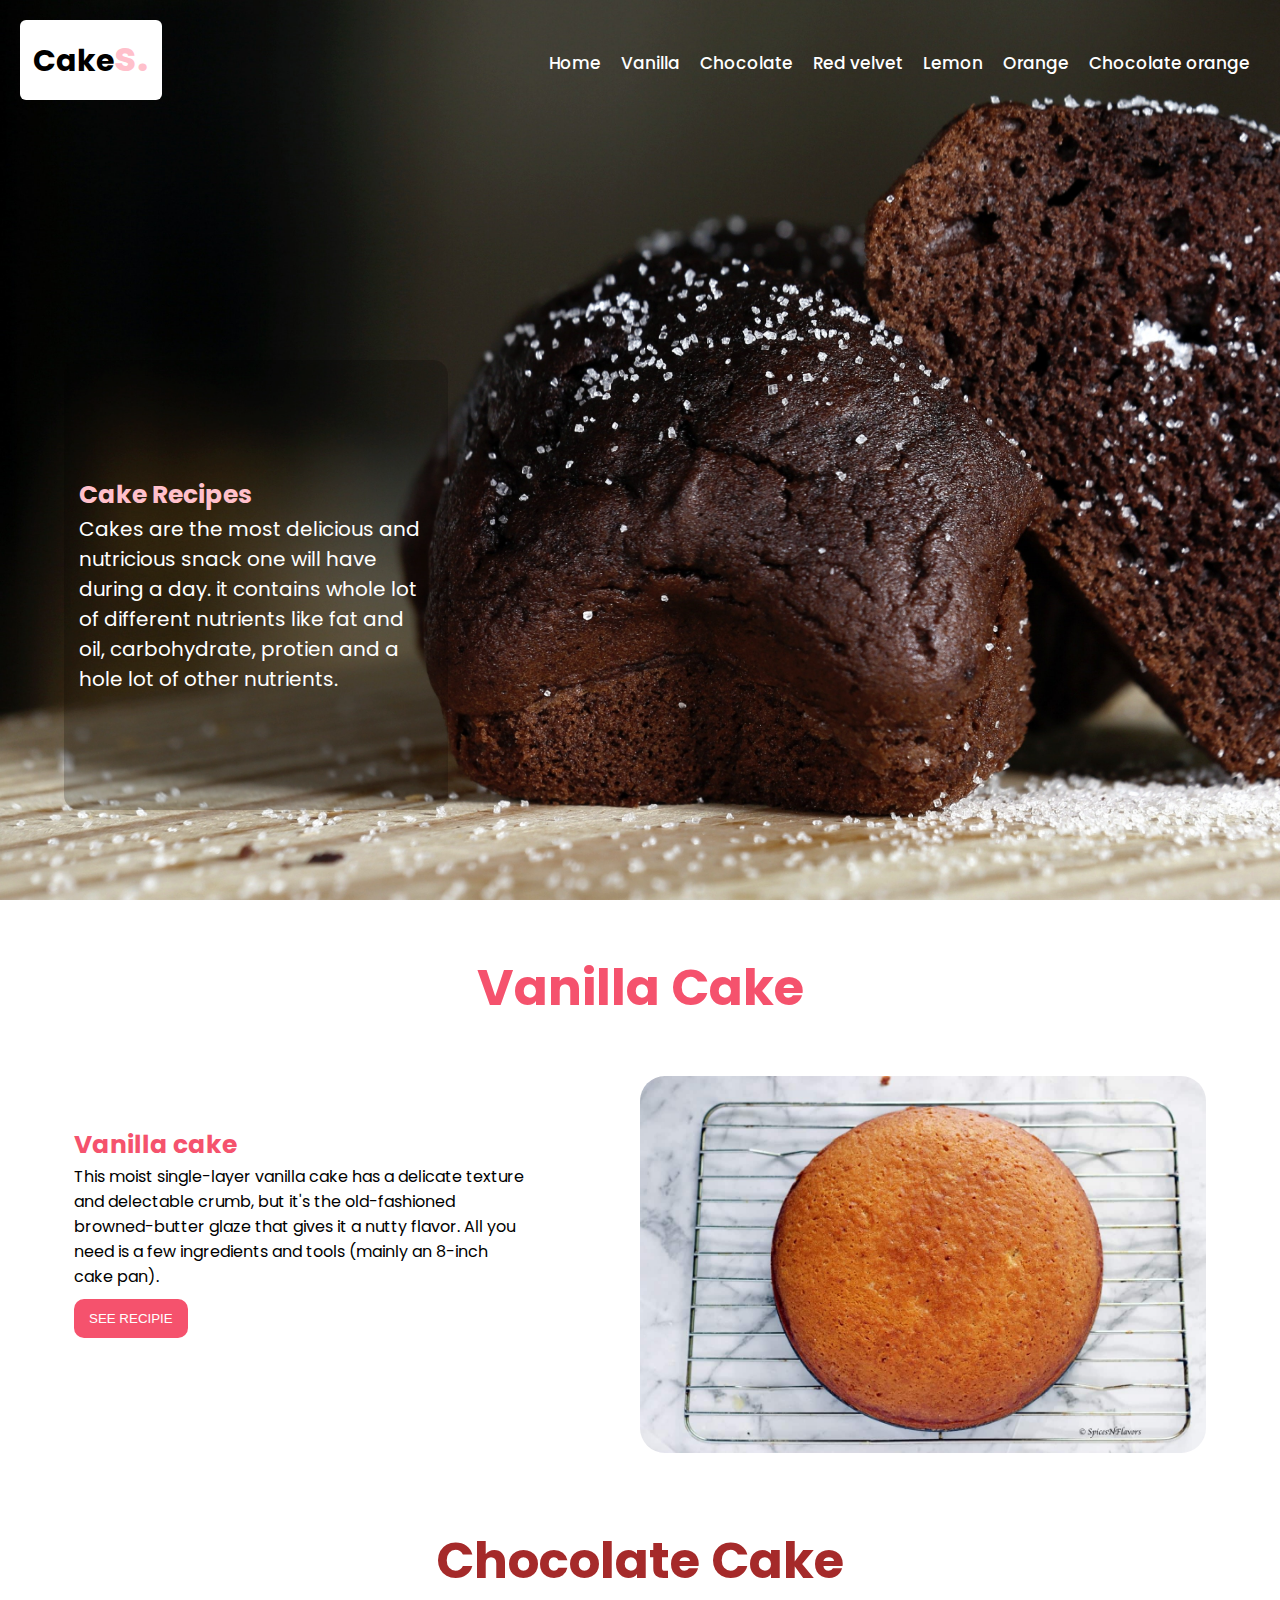
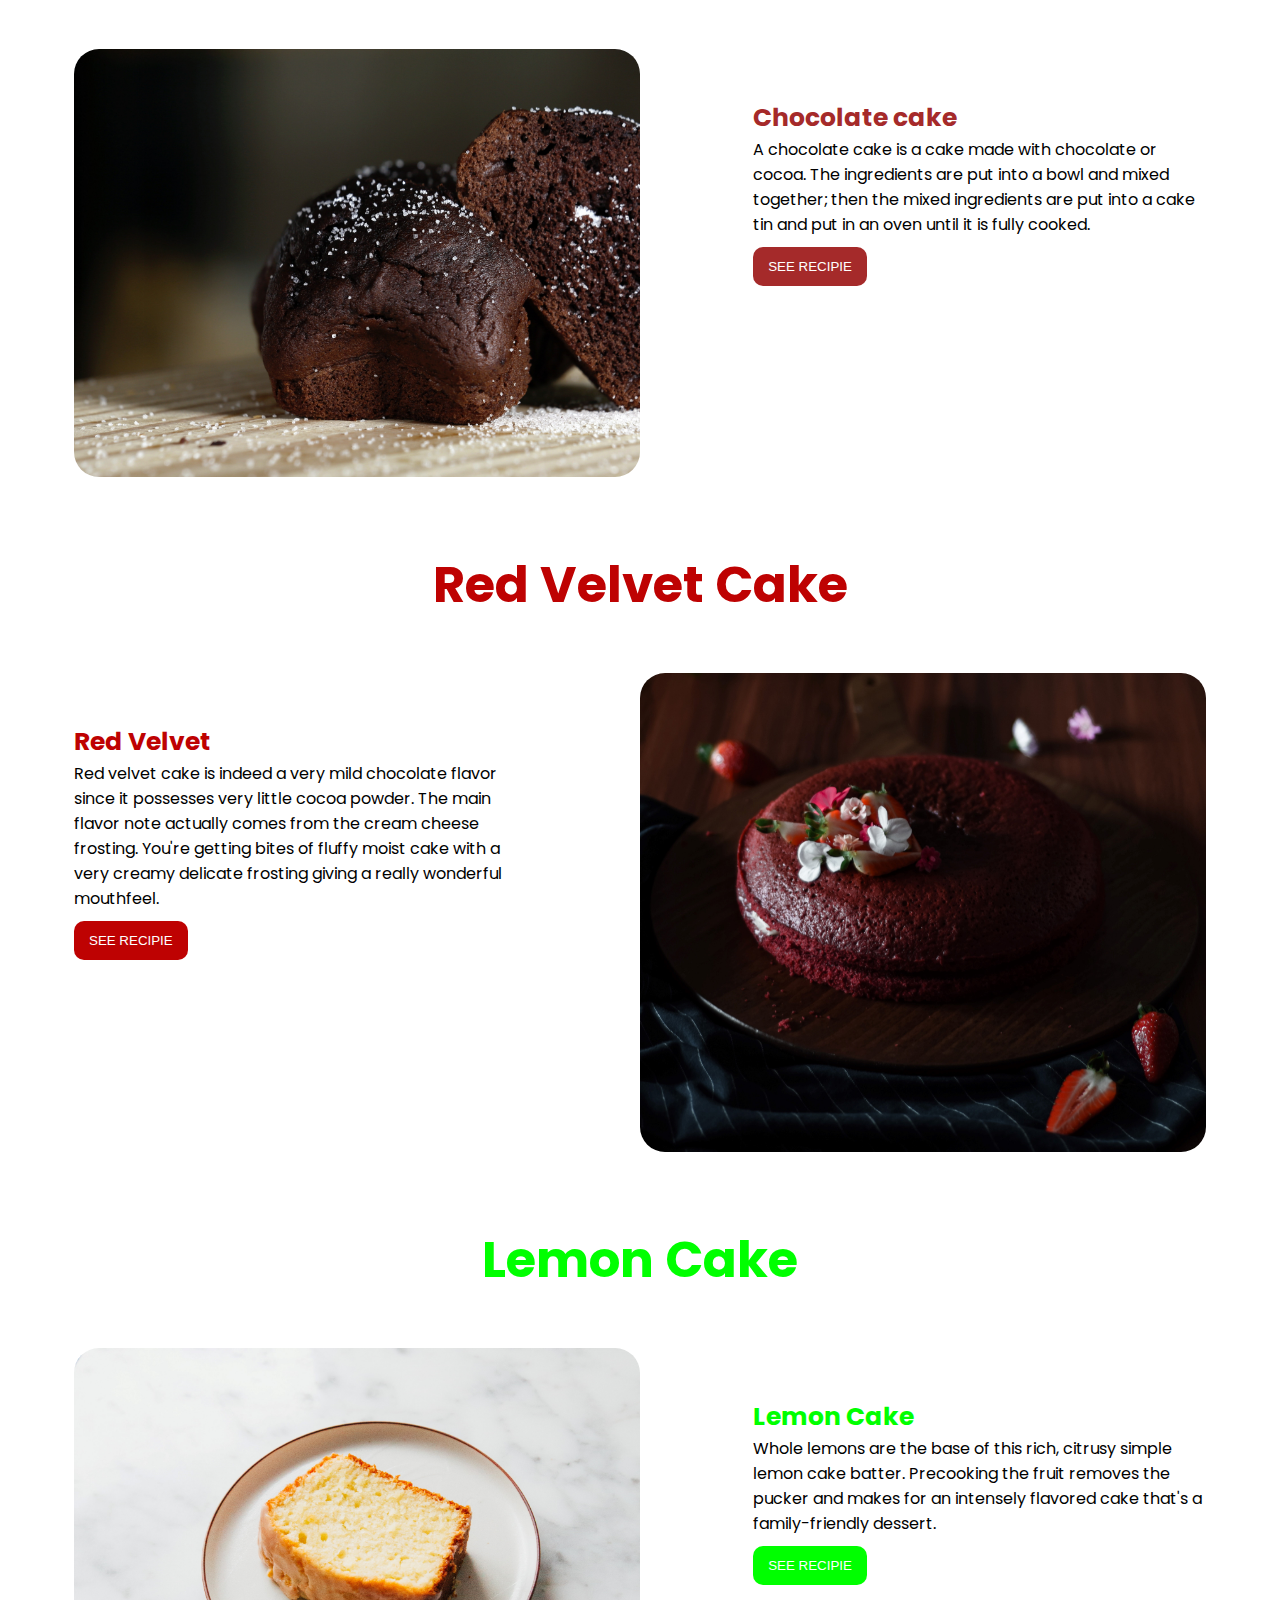
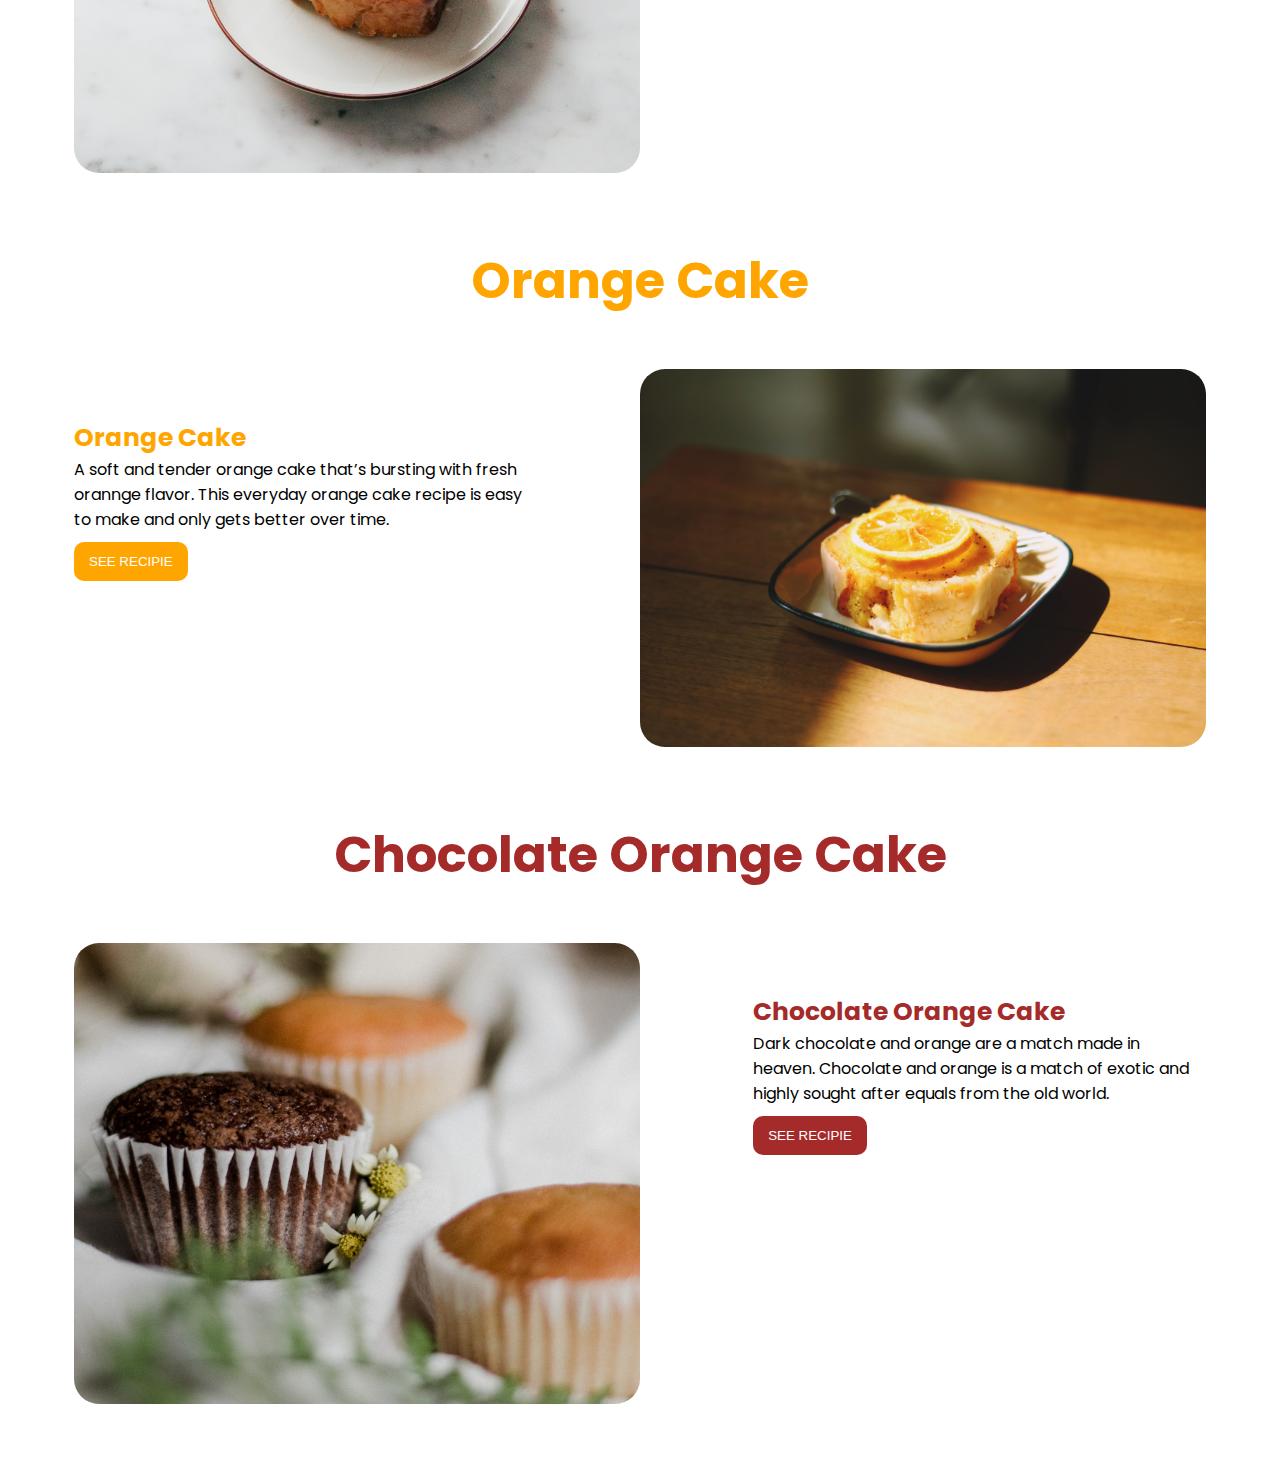
<file: index.html>
<!DOCTYPE html>
<html lang="en">
<head>
    <meta charset="UTF-8">
    <meta http-equiv="X-UA-Compatible" content="IE=edge">
    <meta name="viewport" content="width=device-width, initial-scale=1.0">
    <title>home page</title>
    <link rel="stylesheet" href="style.css">
</head>
<body>

    <header class="mainpage-header">
        <h1>Cake<span>s.</span></h1>
        <nav>    
            <ul>
                <li><a href="index.html">Home</a></li>
                <li><a href="vanilla.html">Vanilla </a></li>
                <li><a href="chocolate.html">Chocolate </a></li>
                <li><a href="redvelvet.html">Red velvet</a></li>
                <li><a href="lemon.html">Lemon </a></li>
                <li><a href="orange.html">Orange </a></li>   
                <li><a href="chocolateorange.html">Chocolate orange </a></li>     
            </ul>
        </nav>
    </header>

    <div class="margin">

        <div class="black">
            <h1>Cake Recipes</h1>
            <p>  
                Cakes are the most delicious and nutricious snack one will have during a 
                day. it contains whole lot of different nutrients like fat and oil, carbohydrate, protien and a hole lot of other nutrients.
            </p>
        </div>

        <section>
            <div class="big-container"> 
                <div class="vanilla head">
                    <h1>Vanilla Cake</h1>
                </div>
                
                <div class="medium-container">
                    <div class="small-container1">
                        <h3 class="vanilla">Vanilla cake</h3>
                        <p>  
                            This moist single-layer vanilla cake has a delicate texture and delectable crumb,
                            but it's the old-fashioned browned-butter glaze that gives it a nutty flavor.
                            All you need is a few ingredients and tools (mainly an 8-inch cake pan). 
                        </p>  
                        <a href="vanilla.html"><button class="vanilla-btn">SEE RECIPIE</button></a>
                    </div>
                    <img src="./images/vanilla.jpg" alt="" width="50%">
                </div>
            </div>

            <div>
                <div class="chocolate head">
                    <h1>Chocolate Cake</h1>
                </div>
                
                <div class="medium-container">
                    <img src="./images/chocolate cake.jpg" alt="" width="50%" height="40%">

                    <div class="small-container2">
                        <h3 class="chocolate">Chocolate cake</h3>
                        <p>
                            A chocolate cake is a cake made with chocolate or cocoa. The ingredients are put into a bowl and
                            mixed together; then the mixed ingredients are put into a cake tin and put in an oven until it 
                            is fully cooked.                        
                        </p>
                        <a href="chocolate.html"><button class="chocolate-btn">SEE RECIPIE</button></a>
                    </div>
                </div>
            </div>

            <div>
                <div class="red head">
                    <h1>Red Velvet Cake</h1>
                </div>
                
                <div class="medium-container">

                    <div class="small-container1">
                        <h3 class="red">Red Velvet</h3>
                        <p>
                            Red velvet cake is indeed a very mild chocolate flavor since it possesses
                            very little cocoa powder. The main flavor note actually comes from the cream 
                            cheese frosting. You're getting bites of fluffy moist cake with a very creamy
                             delicate frosting giving a really wonderful mouthfeel.
                        </p>
                        <a href="redvelvet.html"><button class="red-btn">SEE RECIPIE</button></a>
                    </div>

                    <img src="./images/redvelvet cake.jpg" alt="" width="50%" height="40%">
                </div>
            </div>

            <div>
                <div class="lemon head"> 
                    <h1 >Lemon Cake</h1>
                </div>
                
                <div class="medium-container">
                    <img src="./images/lemon cake.jpg" alt="" width="50%" height="40%">

                    <div class="small-container2">
                        <h3 class="lemon">Lemon Cake</h3>
                        <p>
                            Whole lemons are the base of this rich, citrusy simple lemon cake batter.
                            Precooking the fruit removes the pucker and makes for an intensely flavored
                            cake that's a family-friendly dessert. 
                        </p>
                        <a href="lemon.html"><button class="lemon-btn">SEE RECIPIE</button></a>
                    </div>
                </div>
            </div>

            <div>
                <div class="orange head"> 
                    <h1 >Orange Cake</h1>
                </div>
               
                <div class="medium-container" > 

                    <div class="small-container1"> 
                        <h3 class="orange">Orange Cake</h3>
                        <p>
                            A soft and tender orange cake that’s bursting with fresh orannge
                            flavor. This everyday orange cake recipe is easy to make and only
                            gets better over time.
                        </p>
                        <a href="orange.html"><button class="orange-btn">SEE RECIPIE</button></a>
                    </div>

                    <img src="./images/orange.jpg" alt="" width="50%" height="40% ">
                </div>
            </div>

            <div>
                <div class="chocolate head"> 
                    <h1>Chocolate Orange Cake</h1>
                </div>
                
                <div class="medium-container">
                    <img src="./images/choclateorange cake.jpg" alt="" width="50%" height="20%">

                    <div class="small-container2">
                        <h3 class="chocolate">Chocolate Orange Cake</h3>
                        <p>
                            Dark chocolate and orange are a match made in heaven.
                            Chocolate and orange is a match of exotic and highly 
                            sought after equals from the old world.
                        </p>
                        <a href="chocolateorange.html"><button class="chocolate-btn">SEE RECIPIE</button></a>
                    </div>
                </div>
            </div>

        </section>

    </div>
    

</body>
</html>
</file>
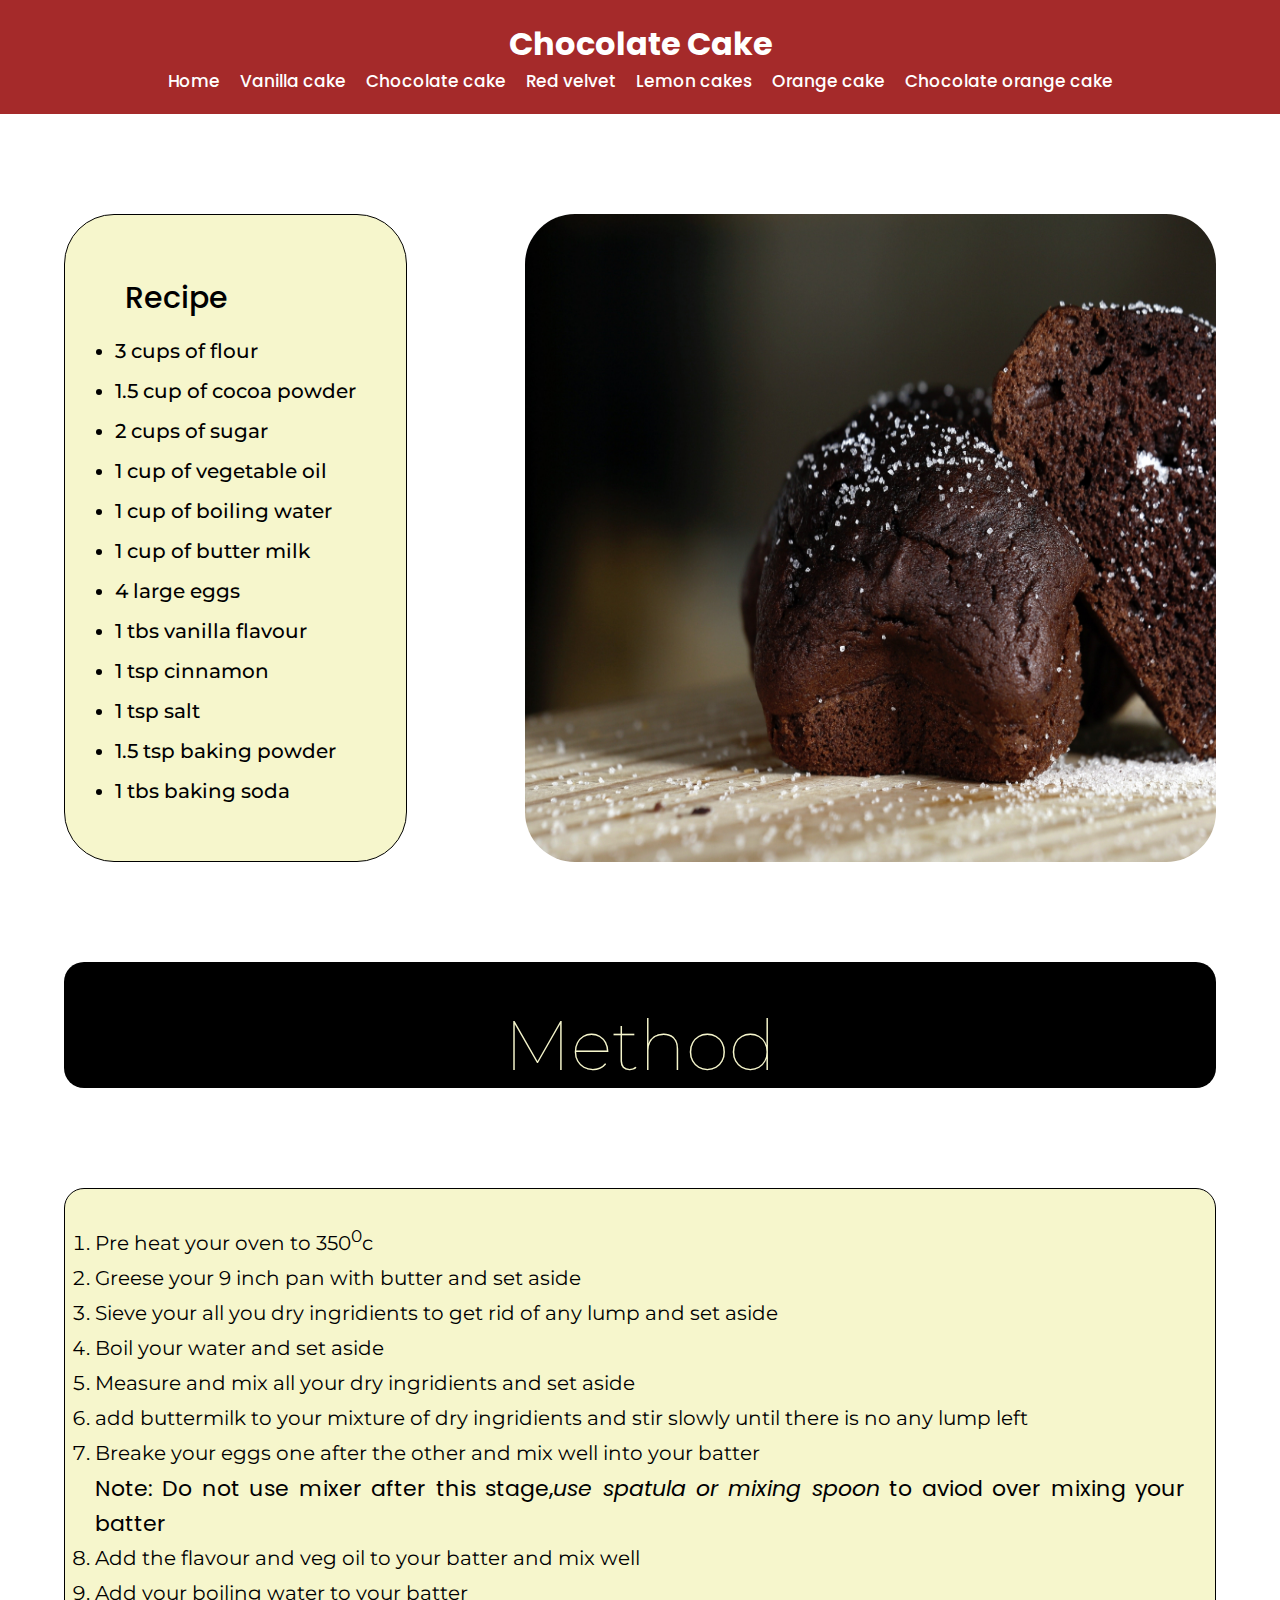
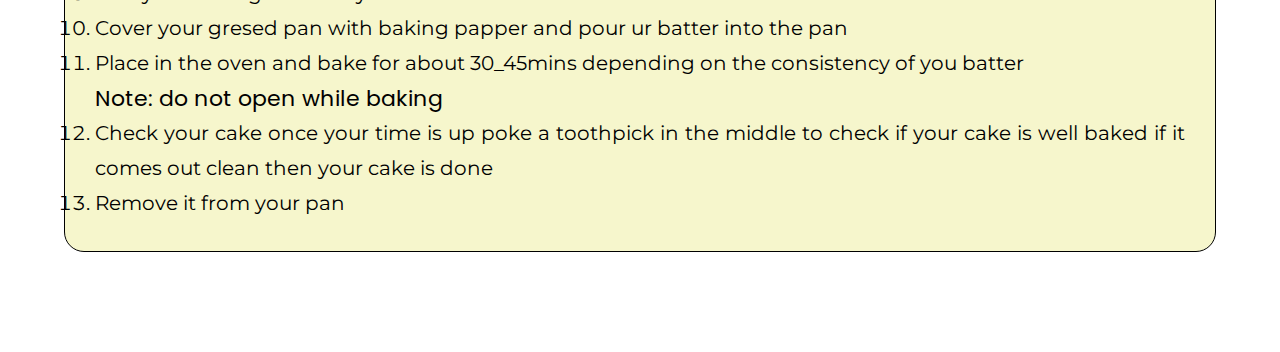
<file: chocolate.html>
<!DOCTYPE html>
<html lang="en">
<head>
    <meta charset="UTF-8">
    <meta http-equiv="X-UA-Compatible" content="IE=edge">
    <meta name="viewport" content="width=device-width, initial-scale=1.0">
    <title>chocolate cake</title>
    <link rel="stylesheet" href="style.css">
</head>
<body>
    <header class="chocolate-header otherpages-header">
        <div class="head">
            <h1>Chocolate Cake</h1>
        </div>
        <nav>
            <ul>
                <li><a href="index.html">Home</a></li>
                <li><a href="vanilla.html">Vanilla cake</a></li>
                <li><a href="chocolate.html">Chocolate cake</a></li>
                <li><a href="redvelvet.html">Red velvet</a></li>
                <li><a href="lemon.html">Lemon cakes</a></li>
                <li><a href="orange.html">Orange cake</a></li>   
                <li><a href="chocolateorange.html">Chocolate orange cake</a></li>     
            </ul> 
        </nav>
    </header>

    <section class="margin">
        
        <div class="recipeandimage-container">
            <div class="recipe chocolate-recipe">
                <h3>Recipe</h3>
                <ul>
                    <li>3 cups of flour</li>
                    <li>1.5 cup of cocoa powder</li>
                    <li>2 cups of sugar</li> 
                    <li>1 cup of vegetable oil</li>
                    <li>1 cup of boiling water</li>
                    <li>1 cup of butter milk</li>
                    <li>4 large eggs</li> 
                    <li>1 tbs vanilla flavour</li> 
                    <li>1 tsp cinnamon</li>
                    <li>1 tsp salt</li>
                    <li>1.5 tsp baking powder</li>
                    <li>1 tbs baking soda</li>
                </ul>
            </div>
            <img class="cake-img" src="./images/chocolate cake.jpg" alt="chocolate cake" width="60%">
        </div>
        
         <div>
                <h3 class="center">Method</h3>
         </div>
    

        <div class="method"> 
            

            
            <ol>
                <li>Pre heat your oven to 350<sup>0</sup>c</li>
                <li>Greese your 9 inch pan with butter and set aside</li>
                <li>Sieve your all you dry ingridients to get rid of any lump and set aside</li>
                <li>Boil your water and set aside</li>
                <li>Measure and mix all your dry ingridients and set aside </li>          
                <li>add buttermilk to your mixture of dry ingridients and stir slowly until there is no any lump left</li>
                <li>Breake your eggs one after the other and mix well into your batter</li>
                <p>Note: Do not use mixer after this stage,<em>use spatula or mixing spoon</em> to aviod over mixing your batter</p>
                <li>Add the flavour and veg oil to your batter and mix well</li>
                <li>Add your boiling water to your batter</li>
                <li>Cover your gresed pan with baking papper and pour ur batter into the pan</li>      
                <li>Place in the oven and bake for about 30_45mins depending on the consistency of you batter</li>
                <p>Note: do not open while baking</p>
                <li>Check your cake once your time is up poke a toothpick in the middle to check if your cake is well baked if it comes out clean then your cake is done</li>
                <li>Remove it from your pan</li>
            </ol>

            
        </div>
    </section>
</body>
</html>
</file>
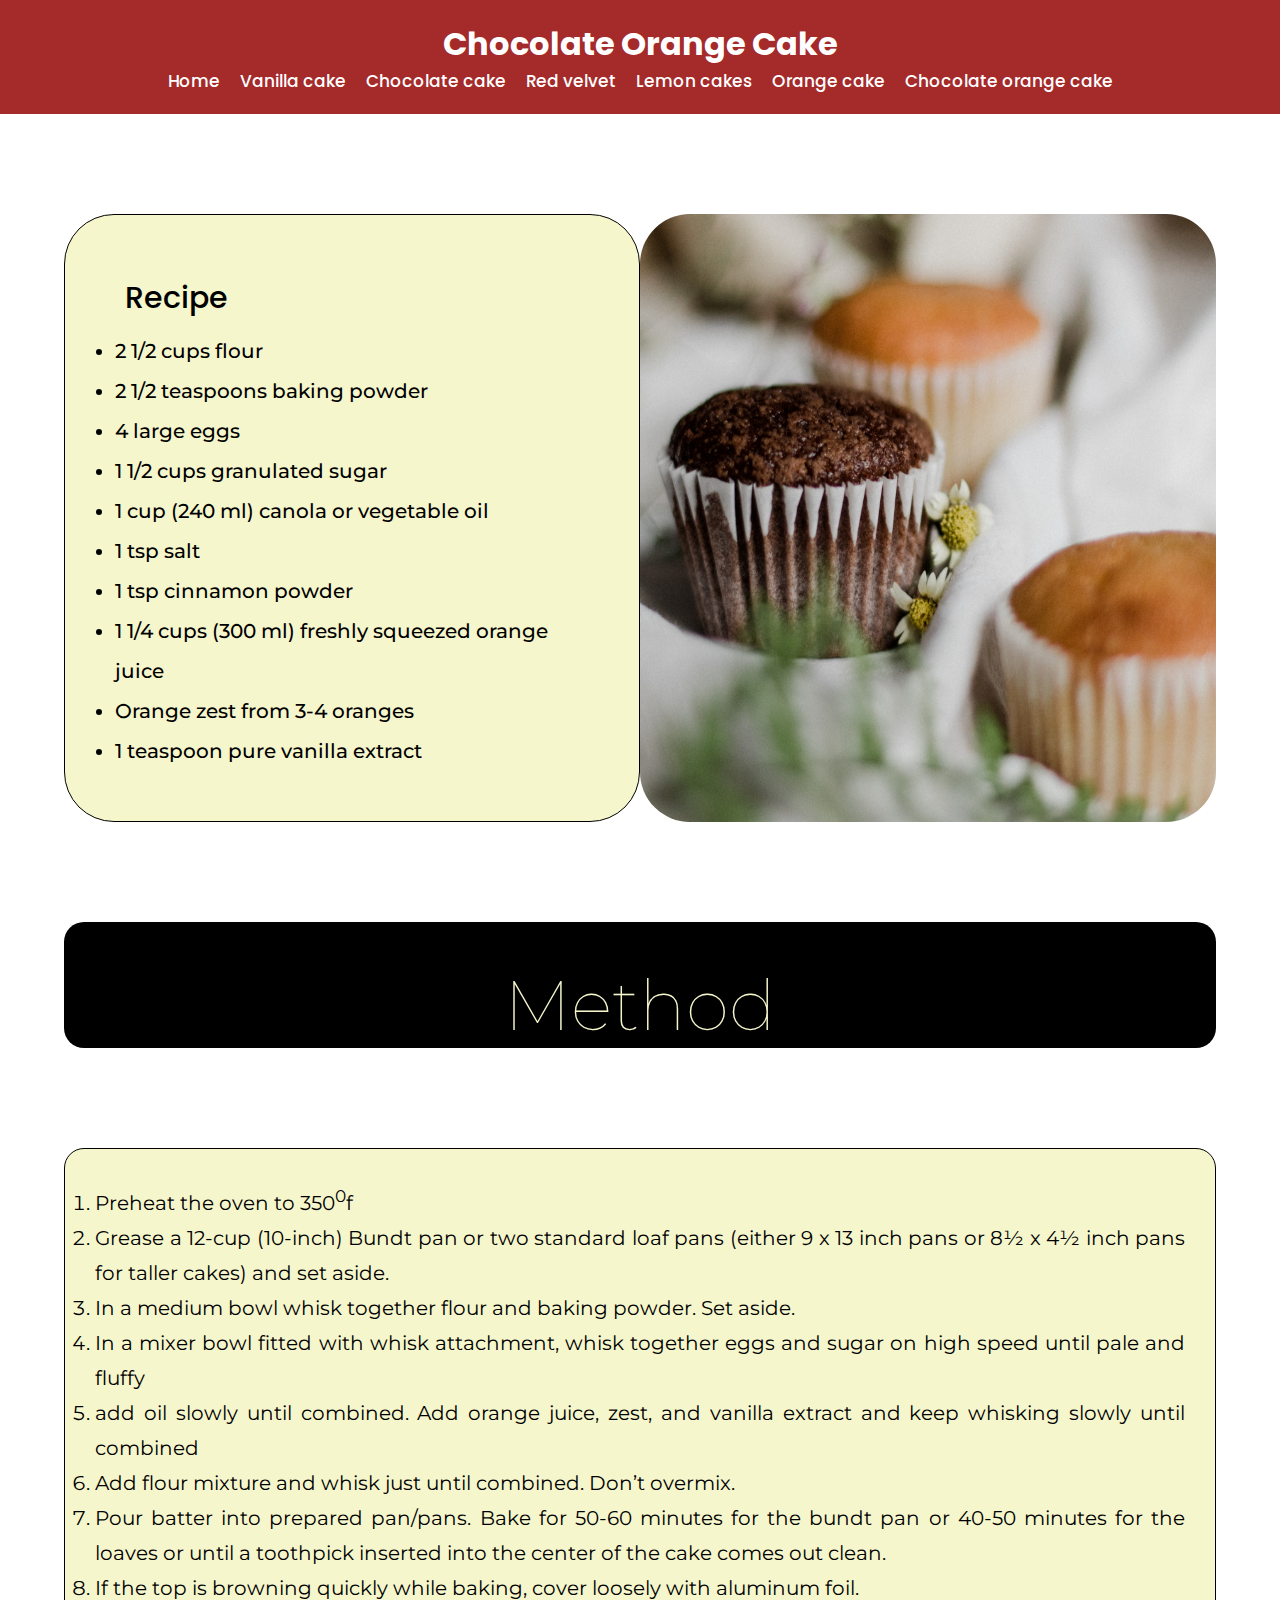
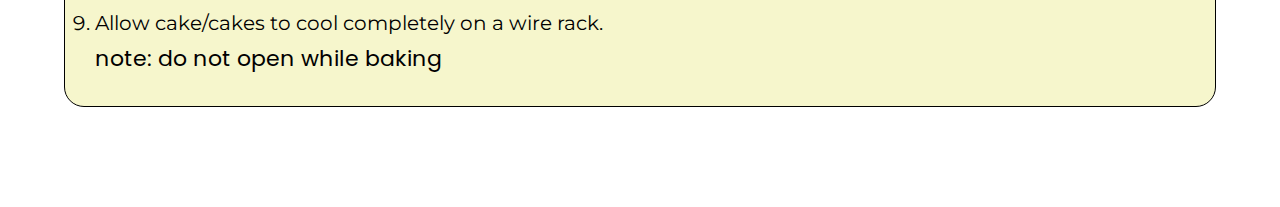
<file: chocolateorange.html>
<!DOCTYPE html>
<html lang="en">
<head>
    <meta charset="UTF-8">
    <meta http-equiv="X-UA-Compatible" content="IE=edge">
    <meta name="viewport" content="width=device-width, initial-scale=1.0">
    <title>Chocolat orange cake</title>
    <link rel="stylesheet" href="style.css">
</head>
<body>
    <header class="chocolate-header otherpages-header">
        <div class="head">
            <h1>Chocolate Orange Cake</h1>
        </div>  
        <nav>
            <ul>
                <li><a href="index.html">Home</a></li>
                <li><a href="vanilla.html">Vanilla cake</a></li>
                <li><a href="chocolate.html">Chocolate cake</a></li>
                <li><a href="redvelvet.html">Red velvet</a></li>
                <li><a href="lemon.html">Lemon cakes</a></li>
                <li><a href="orange.html">Orange cake</a></li>   
                <li><a href="chocolateorange.html">Chocolate orange cake</a></li>     
            </ul> 
        </nav>
    </header>

    <section class="margin">
        
        <div class="recipeandimage-container">
            <div class="recipe chocolate-recipe">
                
                <h3>Recipe</h3>
                
                <ul>
                    <li>2 1/2 cups flour</li>
                    <li>2 1/2 teaspoons baking powder</li>
                    <li>4 large eggs</li>
                    <li> 1 1/2 cups granulated sugar</li> 
                    <li> 1 cup (240 ml) canola or vegetable oil</li>
                    <li>1 tsp salt</li>
                    <li>1 tsp cinnamon powder</li>
                    <li> 1 1/4 cups (300 ml) freshly squeezed orange juice</li>
                    <li>Orange zest from 3-4 oranges</li>
                    <li>1 teaspoon pure vanilla extract</li>
                </ul>
            </div>
            <img class="cake-img" src="./images/choclateorange cake.jpg" alt="chocolate Orange cake" width="50%">
        </div>
        <div>
            <h3 class="center">Method</h3>
        </div>

        <div class="method"> 
            

            
            <ol>
                <li>Preheat the oven to 350<sup>0</sup>f</li>
                <li>Grease a 12-cup (10-inch) Bundt pan or two standard loaf pans (either 9 x 13 inch pans or 8½ x 4½ inch pans for taller cakes) and set aside.</li>
                <li>In a medium bowl whisk together flour and baking powder. Set aside.</li>
                <li>In a mixer bowl fitted with whisk attachment, whisk together eggs and sugar on high speed until pale and fluffy</li>
                <li>add oil slowly until combined. Add orange juice, zest, and vanilla extract and keep whisking slowly until combined</li>
                <li>Add flour mixture and whisk just until combined. Don’t overmix.</li>
                <li>Pour batter into prepared pan/pans. Bake for 50-60 minutes for the bundt pan or 40-50 minutes for the loaves or until a toothpick inserted into the center of the cake comes out clean.</li>
                <li>If the top is browning quickly while baking, cover loosely with aluminum foil. </li>
                <li>Allow cake/cakes to cool completely on a wire rack.</li>
                <p>note: do not open while baking</p>
            </ol>

        </div>
    </section>
</body>
</html>
</file>
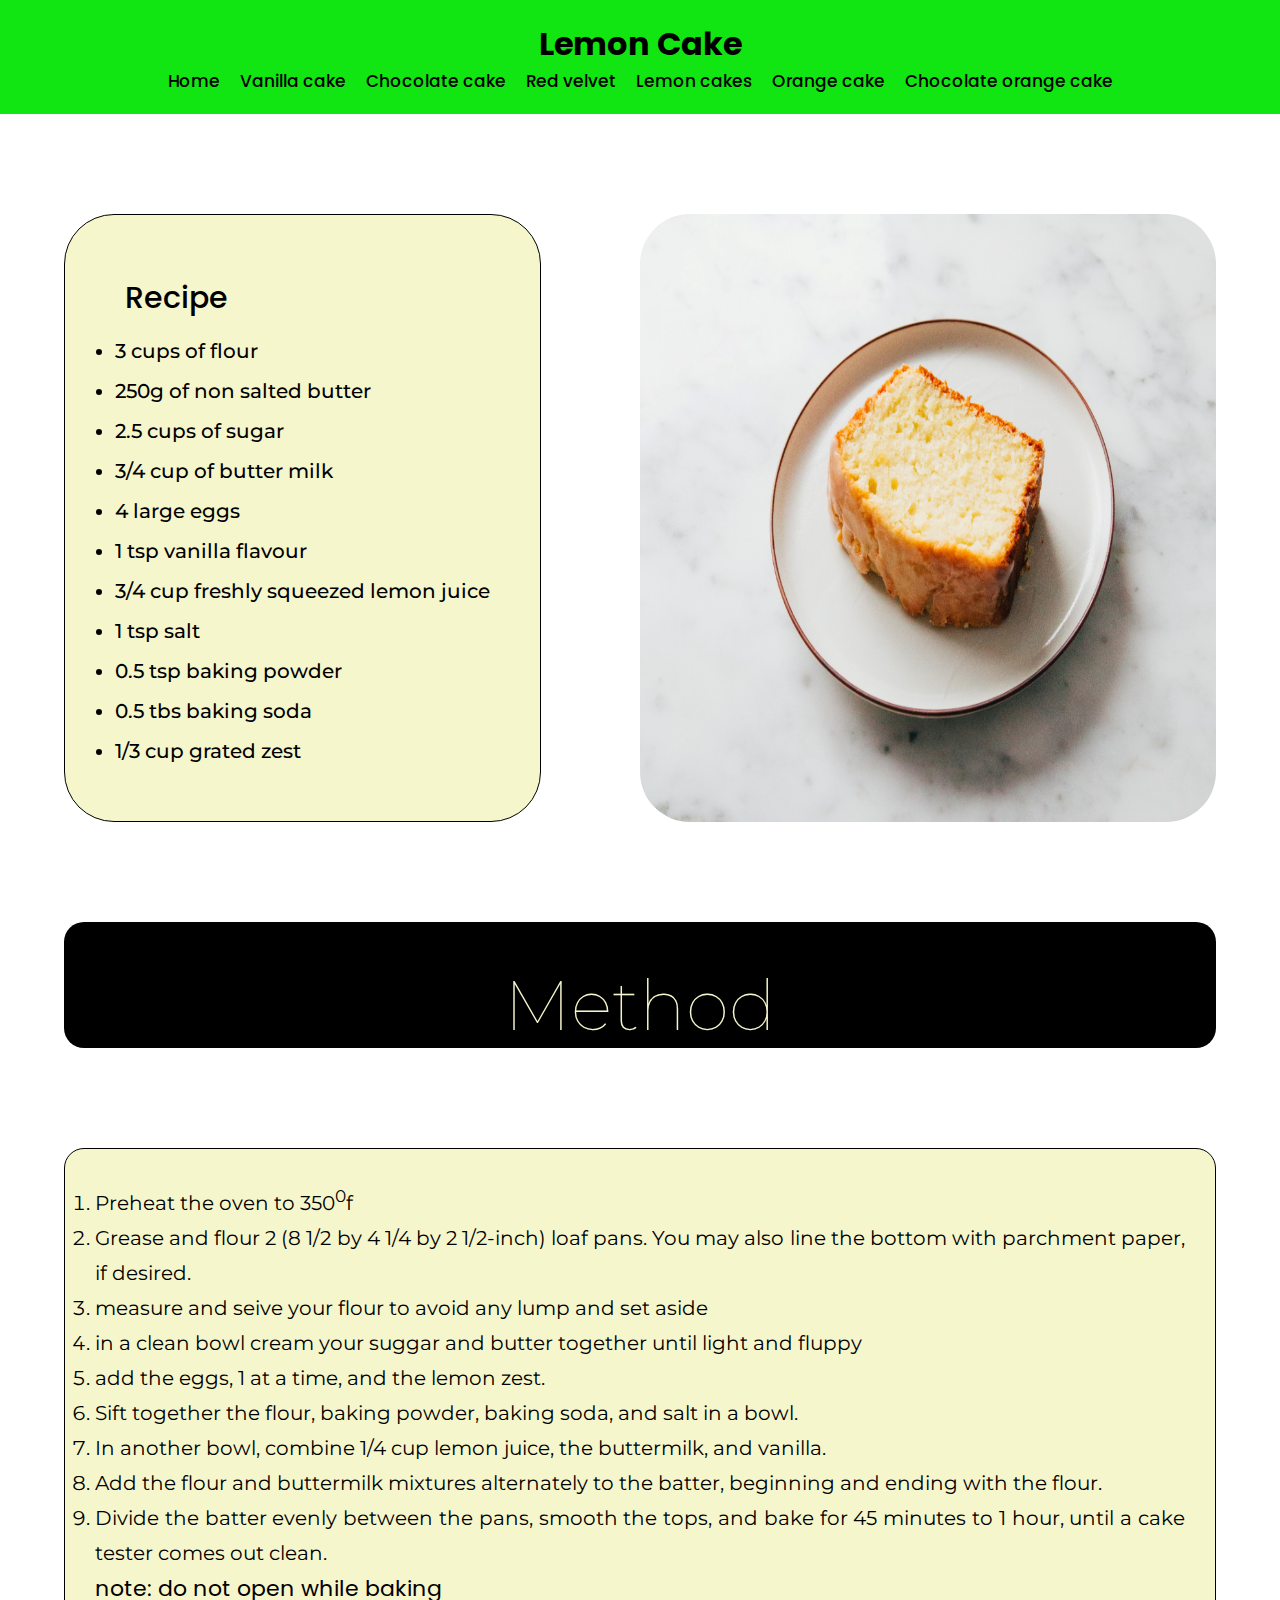
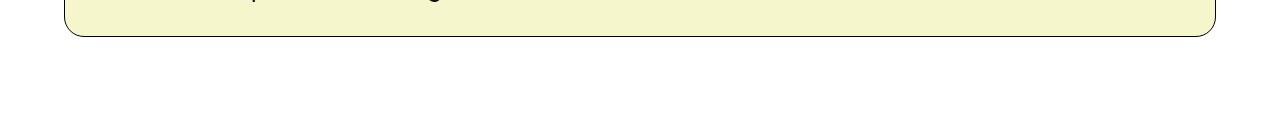
<file: lemon.html>
<!DOCTYPE html>
<html lang="en">
<head>
    <meta charset="UTF-8">
    <meta http-equiv="X-UA-Compatible" content="IE=edge">
    <meta name="viewport" content="width=device-width, initial-scale=1.0">
    <title>Lemon cake</title>
    <link rel="stylesheet" href="style.css">
</head>
<body>
    <header class="lemon-header otherpages-header">
        <div class="head">
            <h1> Lemon Cake</h1>
        </div>
        <nav>
            <ul>
                <li><a href="index.html">Home</a></li>
                <li><a href="vanilla.html">Vanilla cake</a></li>
                <li><a href="chocolate.html">Chocolate cake</a></li>
                <li><a href="redvelvet.html">Red velvet</a></li>
                <li><a href="lemon.html">Lemon cakes</a></li>
                <li><a href="orange.html">Orange cake</a></li>   
                <li><a href="chocolateorange.html">Chocolate orange cake</a></li>     
            </ul> 
        </nav>
    </header>

    <section class="margin">
        
        <div class="recipeandimage-container">
            <div class="recipe lemon-recipe">
                <h3>Recipe</h3>
                <ul>
                    <li>3 cups of flour</li>
                    <li>250g of  non salted butter</li>
                    <li>2.5 cups of sugar</li> 
                    <li>3/4 cup of butter milk</li>
                    <li>4 large eggs</li> 
                    <li>1 tsp vanilla flavour</li> 
                    <li>3/4 cup freshly squeezed lemon juice</li>
                    <li>1 tsp salt</li>
                    <li>0.5 tsp baking powder</li>
                    <li>0.5 tbs baking soda</li>
                    <li>1/3 cup grated zest</li>
                </ul>
            </div>
            <img class="cake-img" src="./images/lemon cake.jpg" alt="Lemon cake" width="50%">
        </div>
        <div>
            <h3 class="center">Method</h3>
        </div>


        <div class="method"> 

            
            <ol>
                <li>Preheat the oven to 350<sup>0</sup>f</li>
                <li>Grease and flour 2 (8 1/2 by 4 1/4 by 2 1/2-inch) loaf pans. You may also line the bottom with parchment paper, if desired. </li>
                <li>measure and seive your flour to avoid any lump and set aside</li>
                <li>in a clean bowl cream your suggar and butter together until light and fluppy </li>
                <li>add the eggs, 1 at a time, and the lemon zest.</li>
                <li>Sift together the flour, baking powder, baking soda, and salt in a bowl.</li>
                <li>In another bowl, combine 1/4 cup lemon juice, the buttermilk, and vanilla.</li>
                <li>Add the flour and buttermilk mixtures alternately to the batter, beginning and ending with the flour. </li>
                <li>Divide the batter evenly between the pans, smooth the tops, and bake for 45 minutes to 1 hour, until a cake tester comes out clean. </li>
                <p>note: do not open while baking</p>
            </ol>

        </div>
    </section>
</body>
</html>
</file>
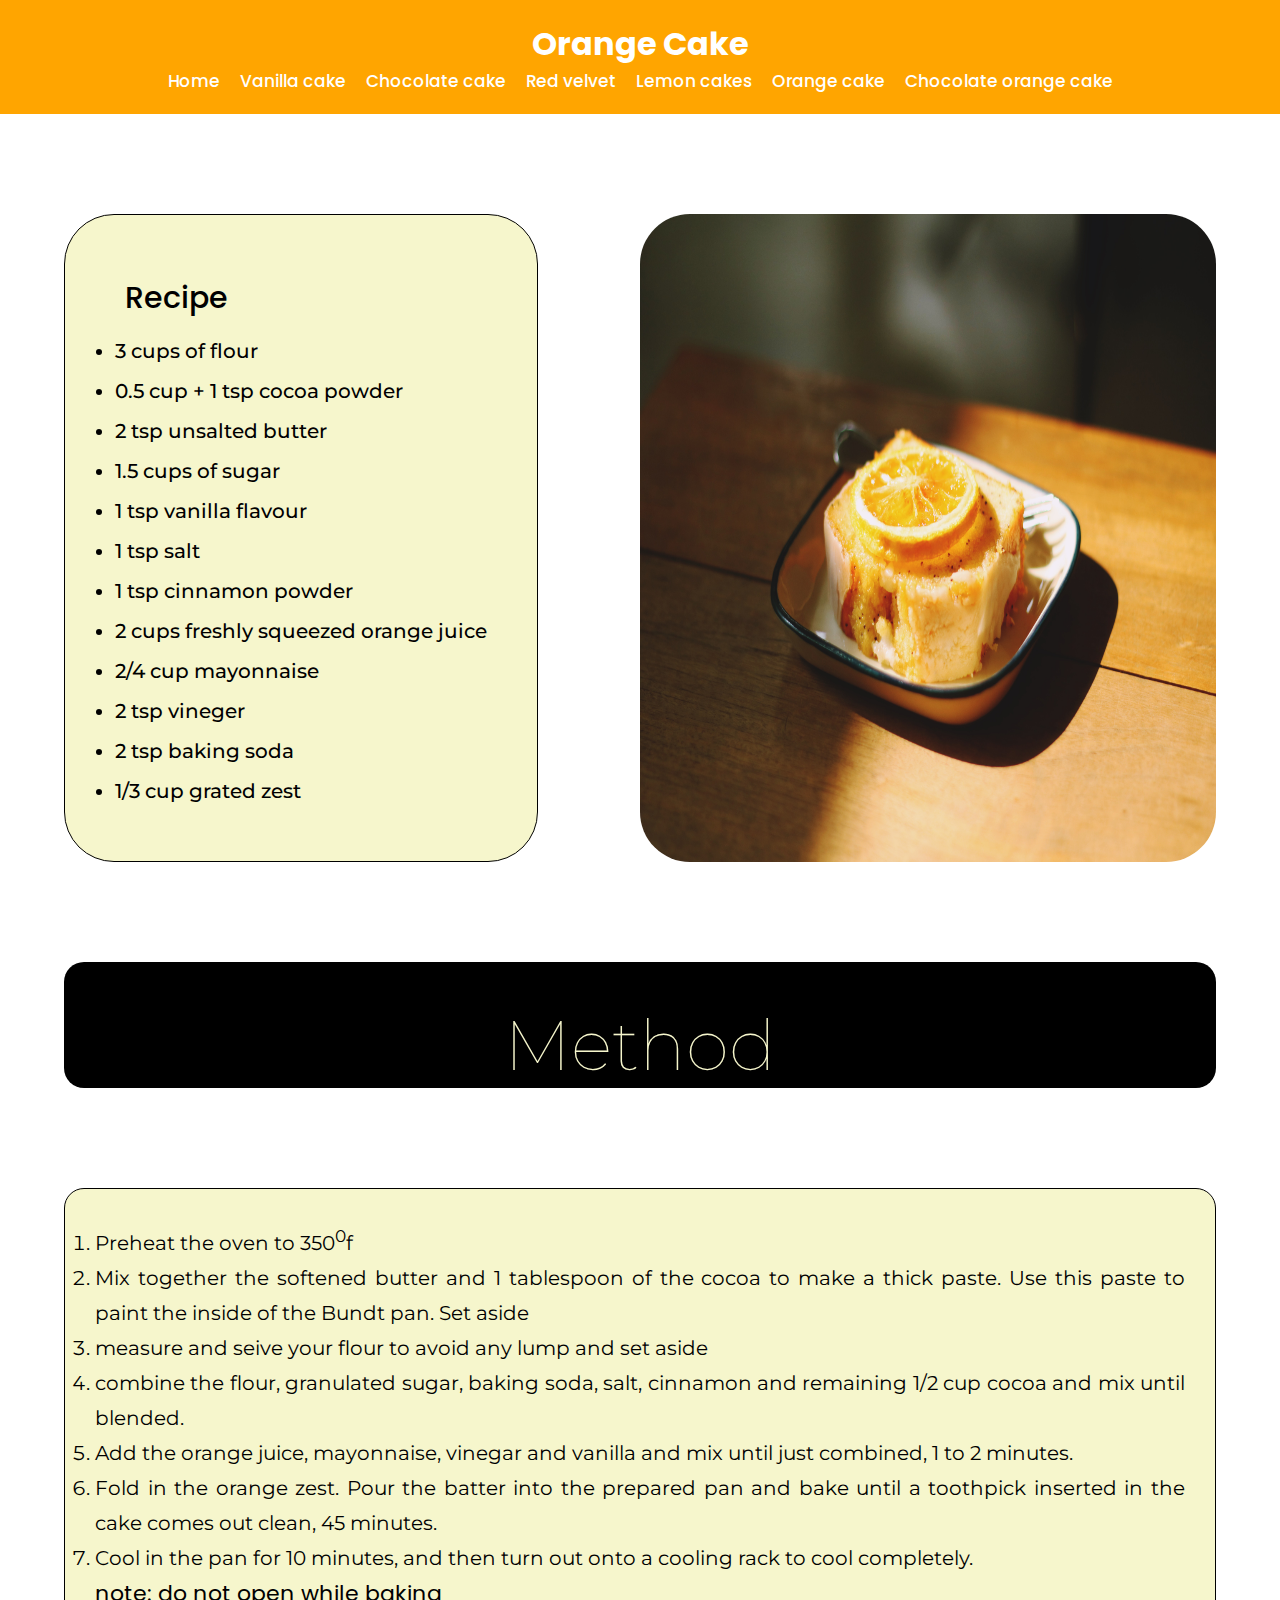
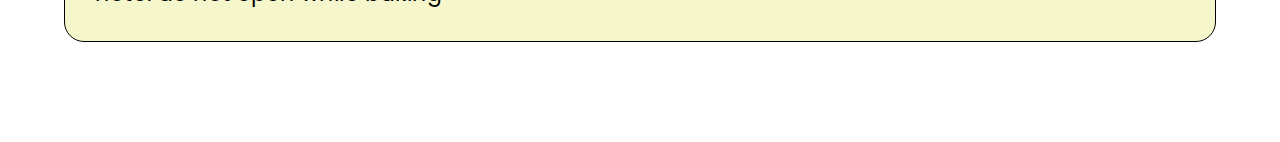
<file: orange.html>
<!DOCTYPE html>
<html lang="en">
<head>
    <meta charset="UTF-8">
    <meta http-equiv="X-UA-Compatible" content="IE=edge">
    <meta name="viewport" content="width=device-width, initial-scale=1.0">
    <title>orange cake</title>
    <link rel="stylesheet" href="style.css">
</head>
<body>
    <header class="orange-header otherpages-header">
        <div class="head">
            <h1> Orange Cake</h1>
        </div>
        <nav>
            <ul>
                <li><a href="index.html">Home</a></li>
                <li><a href="vanilla.html">Vanilla cake</a></li>
                <li><a href="chocolate.html">Chocolate cake</a></li>
                <li><a href="redvelvet.html">Red velvet</a></li>
                <li><a href="lemon.html">Lemon cakes</a></li>
                <li><a href="orange.html">Orange cake</a></li>   
                <li><a href="chocolateorange.html">Chocolate orange cake</a></li>     
            </ul> 
        </nav>
    </header>

    <section class="margin">
        
        <div class="recipeandimage-container">
            <div class="recipe orange-recipe">
                <h3>Recipe</h3>
                <ul>
                    <li>3 cups of flour</li>
                    <li>0.5 cup + 1 tsp cocoa powder</li>
                    <li>2 tsp unsalted butter</li>
                    <li>1.5 cups of sugar</li> 
                    <li>1 tsp vanilla flavour</li>
                    <li>1 tsp salt</li>
                    <li>1 tsp cinnamon powder</li>
                    <li>2 cups freshly squeezed orange juice</li>
                    <li>2/4 cup mayonnaise</li>
                    <li>2 tsp vineger</li>
                    <li>2 tsp baking soda</li>
                    <li>1/3 cup grated zest</li>
                </ul>
            </div>
            <img class="cake-img" src="./images/orange.jpg" alt="vanilla cake" width="50%">
        </div>
        <div>
            <h3 class="center">Method</h3>
        </div>



        <div class="method"> 
            
            
            <ol>
                <li>Preheat the oven to 350<sup>0</sup>f</li>
                     <li>Mix together the softened butter and 1 tablespoon of the cocoa to make a thick paste. Use this paste to paint the inside of the Bundt pan. Set aside</li>
                     <li>measure and seive your flour to avoid any lump and set aside</li>
                     <li> combine the flour, granulated sugar, baking soda, salt, cinnamon and remaining 1/2 cup cocoa and mix until blended.</li>
                     <li>Add the orange juice, mayonnaise, vinegar and vanilla and mix until just combined, 1 to 2 minutes.</li>
                     <li> Fold in the orange zest. Pour the batter into the prepared pan and bake until a toothpick inserted in the cake comes out clean, 45 minutes.</li>
                     <li>Cool in the pan for 10 minutes, and then turn out onto a cooling rack to cool completely. </li>
                     <p>note: do not open while baking</p>
            </ol>

        </div>
    </section>
</body>
</html>
</file>
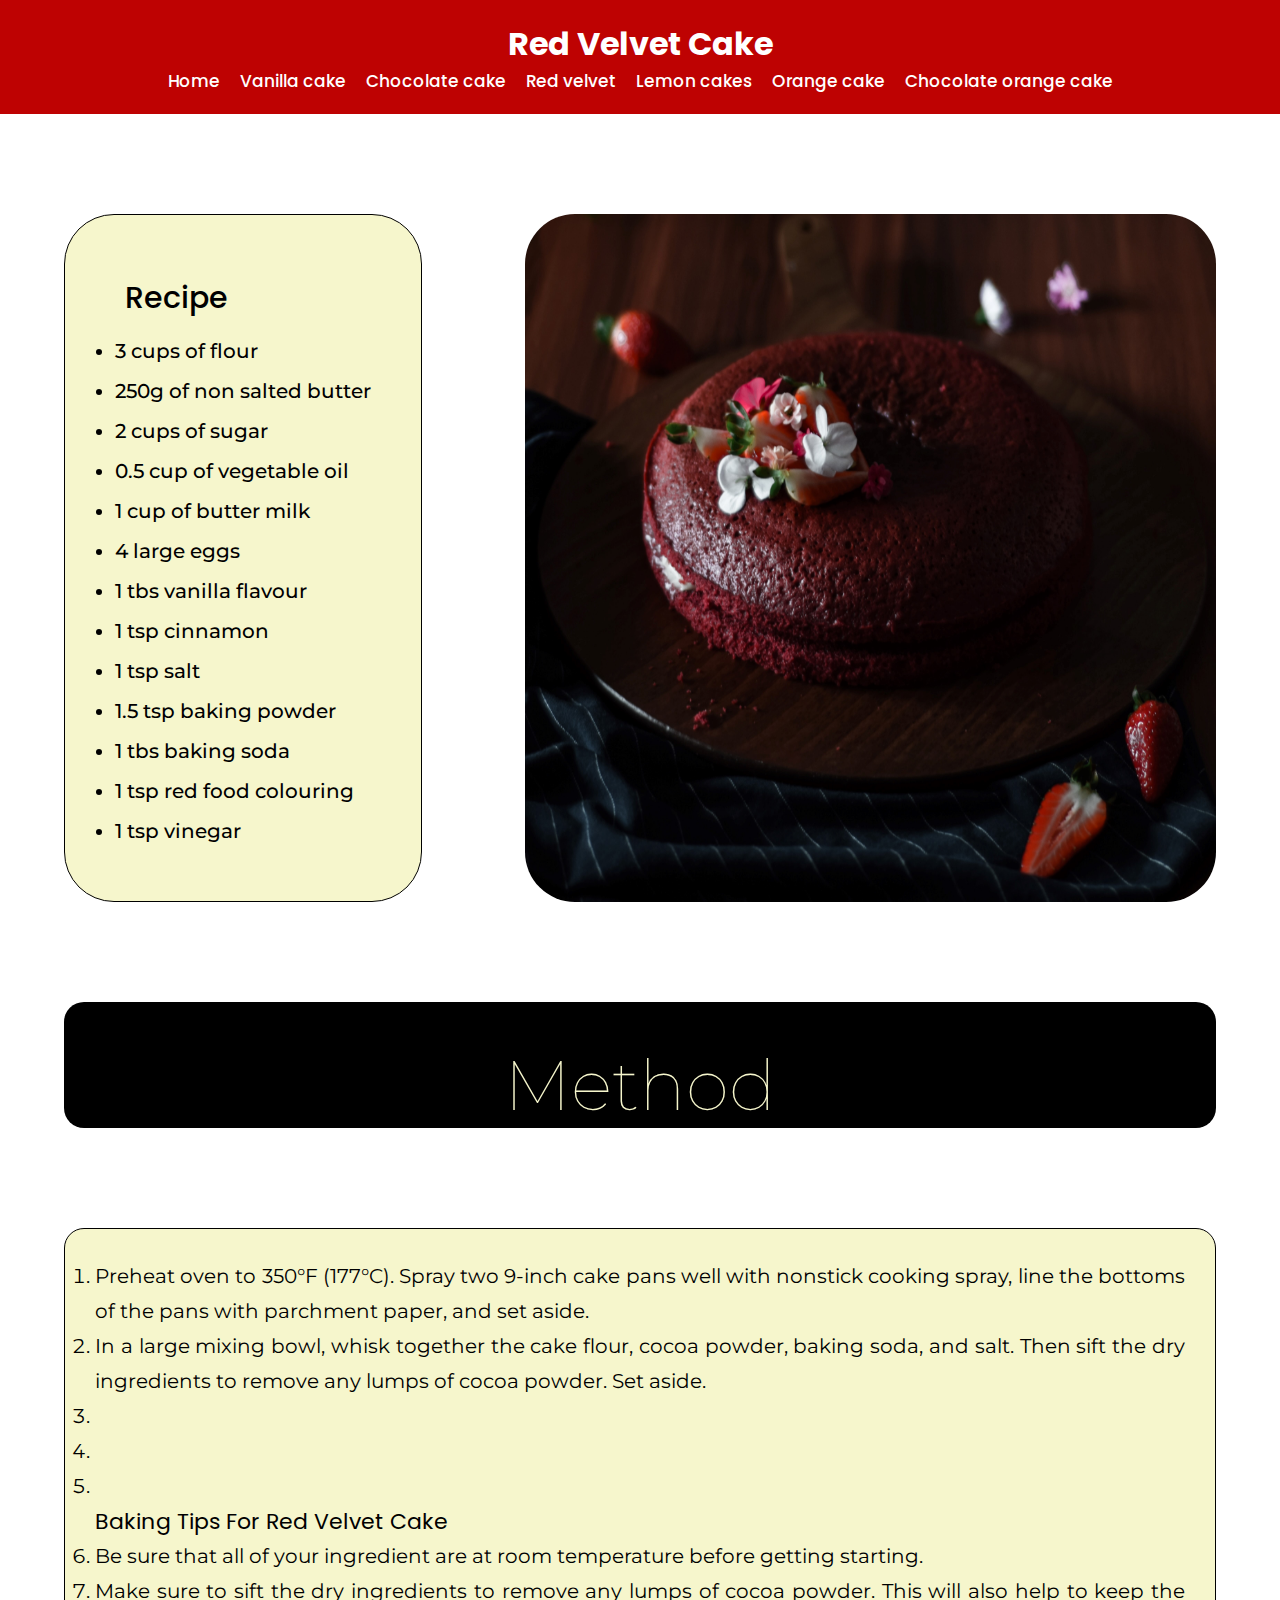
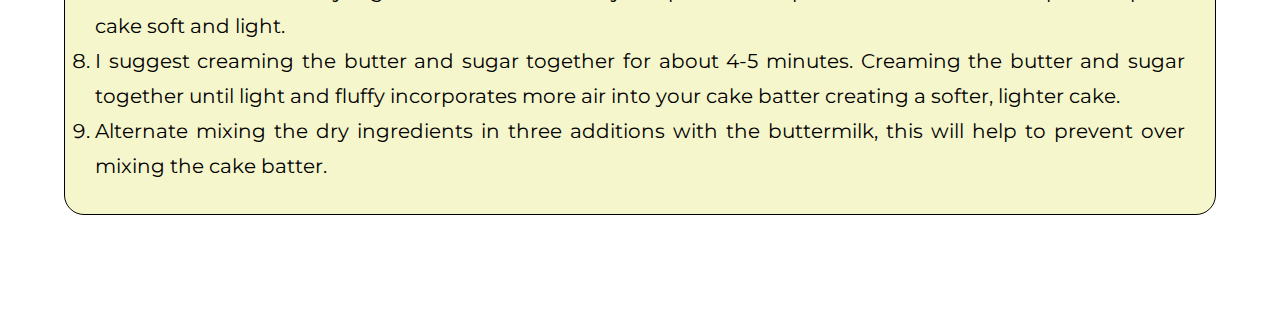
<file: redvelvet.html>
<!DOCTYPE html>
<html lang="en">
<head>
    <meta charset="UTF-8">
    <meta http-equiv="X-UA-Compatible" content="IE=edge">
    <meta name="viewport" content="width=device-width, initial-scale=1.0">
    <title>Red Velvet cake</title>
    <link rel="stylesheet" href="style.css">
</head>
<body>
    <header class="red-header otherpages-header">
        <div class="head">
            <h1>Red Velvet Cake</h1>  
        </div>
        <nav>
            <ul>
                <li><a href="index.html">Home</a></li>
                <li><a href="vanilla.html">Vanilla cake</a></li>
                <li><a href="chocolate.html">Chocolate cake</a></li>
                <li><a href="redvelvet.html">Red velvet</a></li>
                <li><a href="lemon.html">Lemon cakes</a></li>
                <li><a href="orange.html">Orange cake</a></li>   
                <li><a href="chocolateorange.html">Chocolate orange cake</a></li>     
            </ul> 
        </nav>
    </header>

    <section class="margin">
        
        <div class="recipeandimage-container">
            <div class="recipe red-recipe">
                <h3>Recipe</h3>
                <ul>
                    <li>3 cups of flour</li>
                        <li>250g of  non salted butter</li>
                        <li>2 cups of sugar</li> 
                        <li>0.5 cup of vegetable oil</li>
                        <li>1 cup of butter milk</li>
                        <li>4 large eggs</li> 
                        <li>1 tbs vanilla flavour</li> 
                        <li>1 tsp cinnamon</li>
                        <li>1 tsp salt</li>
                        <li>1.5 tsp baking powder</li>                           
                        <li>1 tbs baking soda</li>
                        <li>1 tsp red food colouring</li>
                        <li>1 tsp vinegar</li>
                </ul>
            </div>
            <img class="cake-img" src="./images/redvelvet cake.jpg" alt="red velvet cake" width="60%">
        </div>
        
        <div>
            <h3 class="center">Method</h3>
        </div>



        <div class="method"> 
            
            <ol>
                <li>Preheat oven to 350°F (177°C). Spray two 9-inch cake pans well with nonstick cooking spray, line the bottoms of the pans with parchment paper, and set aside.</li> 
                <li>In a large mixing bowl, whisk together the cake flour, cocoa powder, baking soda, and salt. Then sift the dry ingredients to remove any lumps of cocoa powder. Set aside.</li>
                <li> </li>
                <li> </li>
                <li> </li>
                <p>Baking Tips For Red Velvet Cake</p> 
                <li>Be sure that all of your ingredient are at room temperature before getting starting.</li>   
                <li>Make sure to sift the dry ingredients to remove any lumps of cocoa powder. This will also help to keep the cake soft and light.</li>
                <li>I suggest creaming the butter and sugar together for about 4-5 minutes. Creaming the butter and sugar together until light and fluffy incorporates more air into your cake batter creating a softer, lighter cake.</li>
                <li>Alternate mixing the dry ingredients in three additions with the buttermilk, this will help to prevent over mixing the cake batter.</li>
            </ol>

        </div>
    </section>
</body>
</html>
</file>
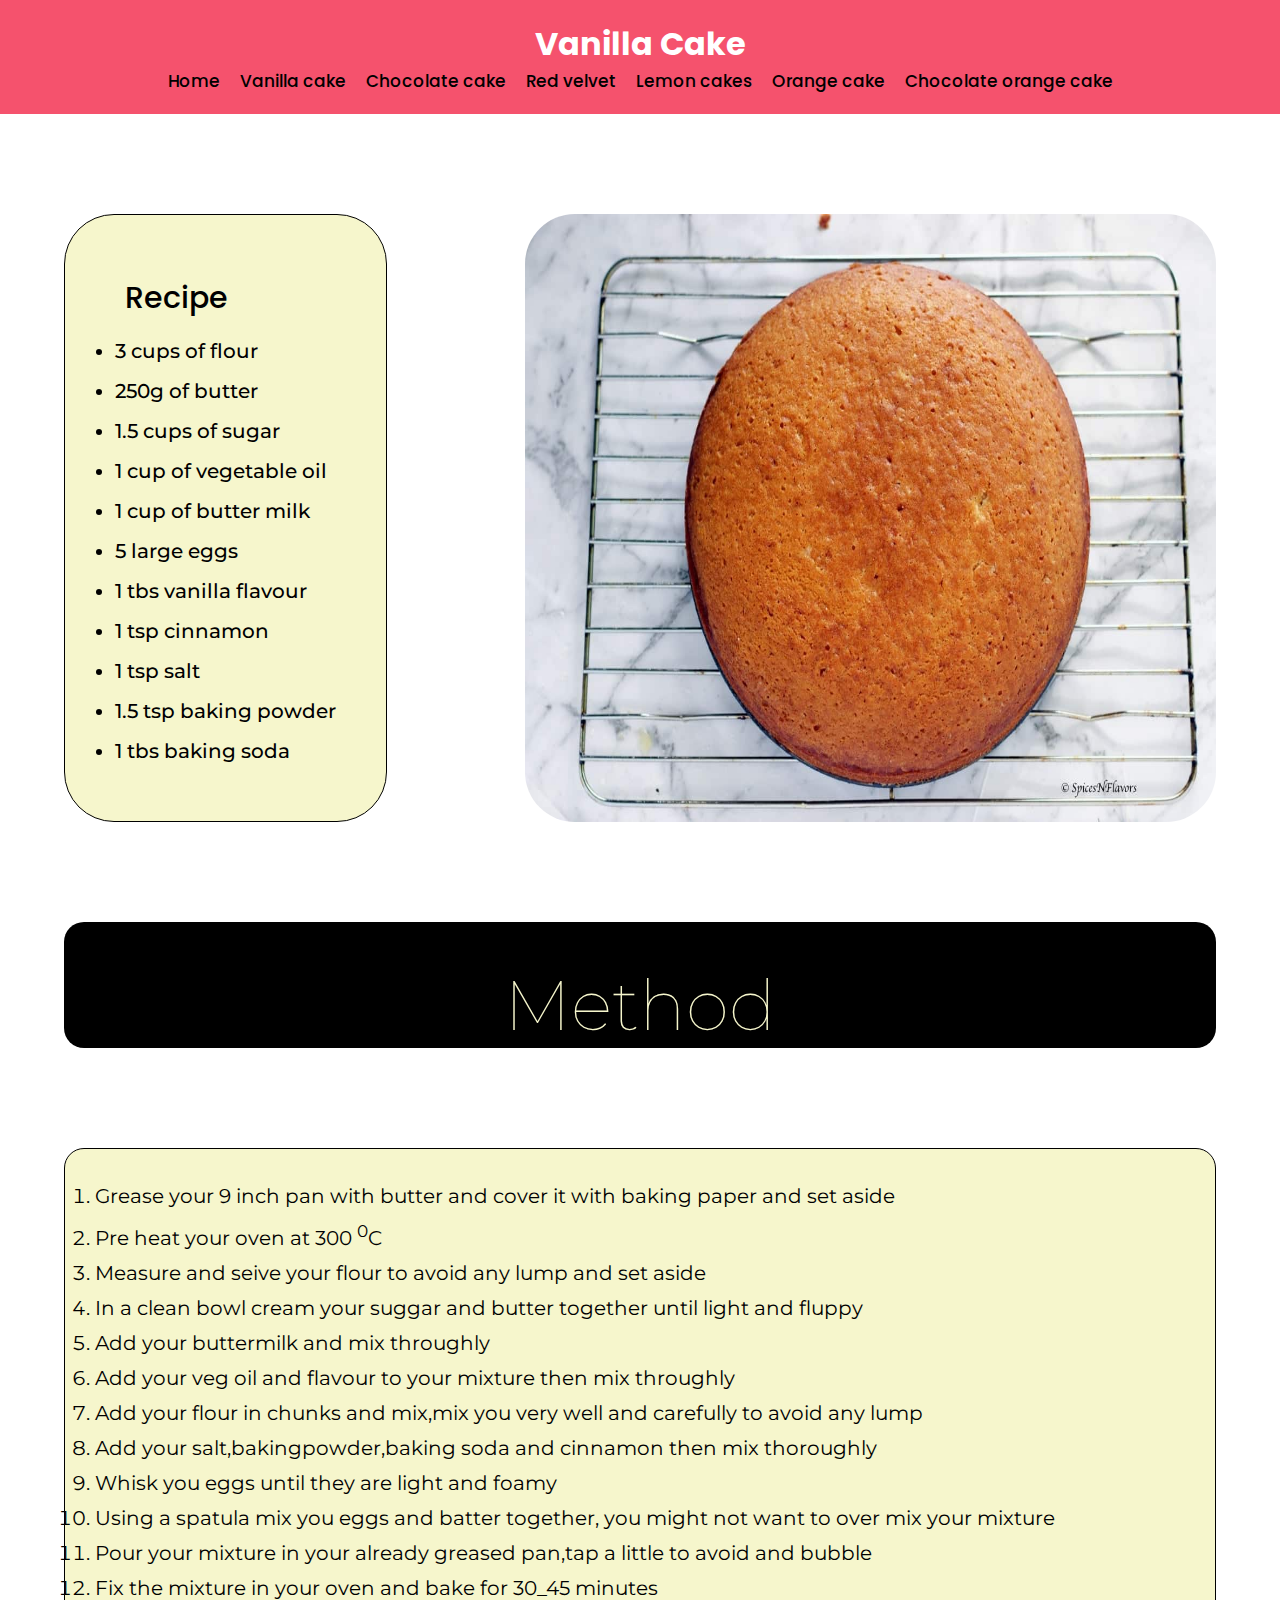
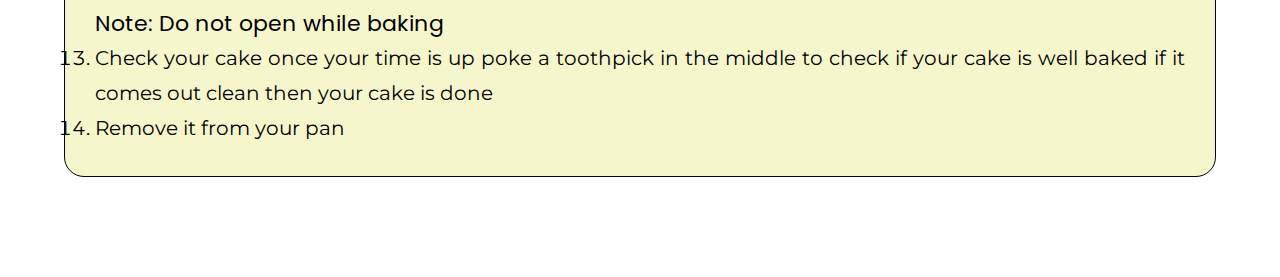
<file: vanilla.html>
<!DOCTYPE html>
<html lang="en">
<head>
    <meta charset="UTF-8">
    <meta http-equiv="X-UA-Compatible" content="IE=edge">
    <meta name="viewport" content="width=device-width, initial-scale=1.0">
    <title>vanilla cake</title>
    <link rel="stylesheet" href="style.css">
</head>
<body>
    <header class="vanilla-header otherpages-header">
        <div class="head">
            <h1> Vanilla Cake</h1>
        </div>
        <nav>
            <ul>
                <li><a href="index.html">Home</a></li>
                <li><a href="vanilla.html">Vanilla cake</a></li>
                <li><a href="chocolate.html">Chocolate cake</a></li>
                <li><a href="redvelvet.html">Red velvet</a></li>
                <li><a href="lemon.html">Lemon cakes</a></li>
                <li><a href="orange.html">Orange cake</a></li>   
                <li><a href="chocolateorange.html">Chocolate orange cake</a></li>     
            </ul> 
        </nav>
    </header>

    <section class="margin">
        
        <div class="recipeandimage-container">
            <div class="recipe vanilla-recipe">
                <h3>Recipe</h3>
                <ul>
                    <li>3 cups of flour</li>
                    <li>250g of butter</li>
                    <li>1.5 cups of sugar</li> 
                    <li>1 cup of vegetable oil</li>
                    <li>1 cup of butter milk</li>
                    <li>5 large eggs</li> 
                    <li>1 tbs vanilla flavour</li> 
                    <li>1 tsp cinnamon</li> 
                    <li>1 tsp salt</li>
                    <li>1.5 tsp baking powder</li>
                    <li>1 tbs baking soda</li>
                </ul>
            </div>
            <img class="cake-img" src="./images/vanilla.jpg" alt="vanilla cake" width="60%">
        </div>
        <div>
            <h3 class="center">Method</h3>
        </div>

        <div  class="method">
                
            
                <ol>
                    <li>Grease your 9 inch pan with butter and cover it with baking paper and set aside</li>
                    <li>Pre heat your oven at 300 <sup>0</sup>C</li>
                    <li>Measure and seive your flour to avoid any lump and set aside</li>
                    <li>In a clean bowl cream your suggar and butter together until light and fluppy </li>
                    <li>Add your buttermilk and mix throughly</li>
                    <li>Add your veg oil and flavour to your mixture then mix throughly</li>
                    <li>Add your flour in chunks and mix,mix you very well and carefully to avoid any lump</li>
                    <li>Add your salt,bakingpowder,baking soda and cinnamon then mix thoroughly</li>
                    <li>Whisk you eggs until they are light and foamy</li>
                    <li>Using a spatula mix you eggs and batter together, you might not want to over mix your mixture</li>
                    <li>Pour your mixture in your already greased pan,tap a little to avoid and bubble</li>
                    <li>Fix the mixture in your oven and bake for 30_45 minutes</li>
                    <p>Note: Do not open while baking</p>
                    <li>Check your cake once your time is up poke a toothpick in the middle to check if your cake is well baked if it comes out clean then your cake is done</li>
                    <li>Remove it from your pan</li>
                </ol>                    

            <!-- <h4>How to make buttermilk</h4>
            <p>
                Mix 2tbs of powdered milk to one cup of water <br>add either 1tbs of freshly squzed lemon juice or vaniger and keep aside to set for 10mins 
            </p> -->
        </div>
    </section>
</body>
</html>
</file>
<file: style.css>
@import url('https://fonts.googleapis.com/css2?family=Poppins:wght@400;500;600;700&display=swap');
@import url('https://fonts.googleapis.com/css2?family=Montserrat:ital,wght@0,100;0,200;0,300;0,400;0,500;0,600;0,700;0,800;0,900;1,100;1,200;1,300;1,400;1,500;1,600;1,700;1,800;1,900&display=swap');

/* GENERAL AND HOME PAGE STYLING */

*{
    margin: 0;
    padding: 0;
    box-sizing: border-box;
}

body{
    font-family: poppins;
}

.mainpage-header{
    background-image: url(./images/chocolate\ cake.jpg);
    background-position: center;
    background-size: cover;
    background-repeat: no-repeat;
    height: 100vh;
    display: flex;
    justify-content: space-between;
    padding: 20px;
}

.mainpage-header h1{
    background-color: white;
    padding: 7px 13px;
    font-size: 30px;
    height: 80px;
    border-radius: 6px;
}

.mainpage-header h1 span{
    color: #ffc0cb;
    font-size: 40px;
}

 .mainpage-header nav ul {
    display: inline-flex;
    justify-content: space-between;
}

.mainpage-header nav ul li {
    list-style: none; 
    margin-top: 30px; 
}

.mainpage-header nav ul li a {
    text-decoration:none;
    padding: 10px;
    color: #fff;
    font-weight: 500;
    font-size: 17px;
}

.mainpage-header nav ul li a:hover {
    text-decoration: underline;
    cursor: pointer;
    /* color: #f5526d; */
    font-size: 24px;
}

.margin{
    width: 90%;
    margin: 0 auto;
}

.black{
    width: 30%;
    background-color: rgba(0, 0, 0, 0.2);
    font-size: 20px;
    padding: 5px 15px;
    position: absolute;
    top: 40%;
    height: 50vh;
    display: flex;
    flex-direction: column;
    justify-content: center;
    border-radius: 15px;
    color: white;
}

.black h1 {
    color:pink;
    font-size: 25px;
}

.big-container{
    margin: 50px 0 50px 0;
}

.head{
    display: flex;
    justify-content: center;
}

.medium-container{
    display: flex;
    justify-content: space-between;
   margin: 20px 10px;
   margin-top: 50px;
   margin-bottom: 70px;
}
.medium-container img{
    border-radius: 25px;
}

.small-container1{
    width: 40%;
    margin-right: 70px;
    margin-top: 50px;
    
}

.small-container2{
    width: 40%;
    margin-left: 70px;
    margin-top: 50px;
}

/* VANILLA CAKE STYLING */

.vanilla{
    color: #f5526d;
    font-size: 25px;
}

.vanilla-btn{
    background-color: #f5526d;
    border: none;
    outline: none;
    padding: 12px 15px;
    border-radius: 10px ;
    color: white;
    margin-top: 10px;
}

.vanilla-btn:hover{
    cursor: pointer;
    background-color: #fff;
    border: 1px solid #f5526d;
    color: #f5526d;
}

/* CHOCOLATE  AND CHOCOLATE-ORANGE CAKE STYLING  */

.chocolate{
    color: brown;
    font-size: 25px;
}

.chocolate-btn{
    background-color: brown;
    border: none;
    padding: 12px 15px;
    border-radius: 10px ;
    color: white;
    margin-top: 10px;
}

.chocolate-btn:hover{
    /* cursor: pointer;
    background-color: rgb(145, 24, 24); */
    cursor: pointer;
    background-color: #fff;
    border: 1px solid rgb(145, 24, 24);;
    color: rgb(145, 24, 24);
}

/* RED VELVET CAKE STYLING */

.red {
    color: rgb(190, 2, 2);
    font-size: 25px;
}

.red-btn{
    background-color: rgb(190, 2, 2);
    border: none;
    padding: 12px 15px;
    border-radius: 10px ;
    color: white;
    margin-top: 10px;
}

.red-btn:hover{
    /* cursor:pointer;
    background-color: red; */
    cursor: pointer;
    background-color: #fff;
    border: 1px solid red;
    color: red;
}

/* LEMON CAKE STYLING */

.lemon{
    color: lime;
    font-size: 25px;
}

.lemon-btn{
    background-color: lime;
    border: none;
    padding: 12px 15px;
    border-radius: 10px ;
    color: white;
    margin-top: 10px;
}

.lemon-btn:hover{
    /* cursor: pointer;
    background-color: rgb(15, 121, 15); */
    cursor: pointer;
    background-color: #fff;
    border: 1px solid rgb(15, 121, 15);
    color: rgb(15, 121, 15);
}

/* ORANGE CAKE SYTLING */

.orange{
    color: orange;
    font-size: 25px;
}

.orange-btn{
    background-color: orange;
    border: none;
    padding: 12px 15px;
    border-radius: 10px ;
    color: white;
    margin-top: 10px;
}

.orange-btn:hover{
    /* background-color: orangered;
    cursor: pointer; */
    cursor: pointer;
    background-color: #fff;
    border: 1px solid orangered;
    color: orangered;
}

/* ALL RECIPE PAGES STYLING */

.otherpages-header{
    padding: 20px 20px;
}

.otherpages-header nav ul {
    display: flex;
    justify-content: center;
    list-style: none;
}

.otherpages-header nav ul li a{
    text-decoration: none;
    margin: 10px;
    font-weight: 500;
    font-size: 17px;
}

.otherpages-header nav ul li a:hover{
    font-size: 20px;
    transition: 0.5s;
}

.recipeandimage-container{
    display: flex;
    justify-content: space-between;
    padding-top: 100px;
}

.recipe{
    padding: 50px;
    border-radius: 50px;
    border: 1px solid black;
    color: black;
    background-color: rgb(246, 246, 204) ;
}

.recipe h3 {
    font-weight: 500;
    font-size: 30px;
    margin: 10px;
}

.recipe ul li{
    /* list-style: none; */
    font-size: 20px;
    font-weight: 500;
    font-family: montserrat;
    line-height: 40px;
}

.cake-img{
    border-radius: 50px;
}
.center{
    display: flex;
    justify-content: center;
    margin-top: 100px;
    padding-top: 40px;
    font-size: 70px;
    font-weight: 100;
    font-family: montserrat;
    color: rgb(246, 246, 204) ; 
    background-color:black;
    border-radius: 20px;
}

.method{
    margin: 100px 0;
    display: flex ;
    background-color: rgb(246, 246, 204) ;
    text-align: justify;
    justify-content: center;
    border: 1px solid black; 
    border-radius: 20px;
    padding: 30px;
}

.method ol li {
    font-weight: 400;
    font-size: 20px;
    line-height: 35px;
    font-family: montserrat;
}

.method p {
    font-weight: 400;
    font-size: 22px;
    line-height: 35px;
}

/* VANILLA PAGE STYLING */

.vanilla-header{
    background-color: #f5526d;
    color: white;
    /* background-color: rgb(65, 57, 57);
    color: white; */
}

.vanilla-header nav ul li a {
    color: #000;
}

/* .vanilla-recipe{
    background-color: #f5526d;
    background-color: slategray;
    color: black;
    background-color: rgb(246, 246, 204) ;
    border: 1px solid black;
} */

/* CHOCOLATE AND ORANGE CHOCOLATE PAGE STYLING */

.chocolate-header{
    background-color: brown;
    color: white;
}

.chocolate-header nav ul li a{
    color: #fff;
}

/* .chocolate-recipe{
    background-color: brown;
    color: #fff;
    /background-color: slategray;
    color: white;
    color: black;
    background-color: rgb(246, 246, 204) ;
    
} */

/*RED VELVET PAGE STYLING */
.red-header{
    background-color: rgb(190, 2, 2);
    color: white;
}

.red-header nav ul li a{
    color: #fff;
}

/* .red-recipe{
    background-color: rgb(190, 2, 2);
    color: #fff;
    background-color: slategray;
    color: black;
    background-color: rgb(246, 246, 204) ;
} */

/* LEMON CAKE PAGE STYLING */
.lemon-header{
    background-color: #12e612;
    color: #000;
}

.lemon-header nav ul li a{
    color: #000;
}

/* .lemon-recipe{
    background-color: #12e612;
    color: #000;
    background-color: slategray;
    color: black;
    background-color: rgb(246, 246, 204) ;
} */

/* ORANGE CAKE PAGE STYLING */
.orange-header{
    background-color: orange;
    color: #fff;
}

.orange-header nav ul li a{
    color: #fff;
}

/* .orange-recipe{
    background-color:orange;
    color:  #fff;
    color: black;
    background-color: rgb(246, 246, 204) ;
} */
</file>
